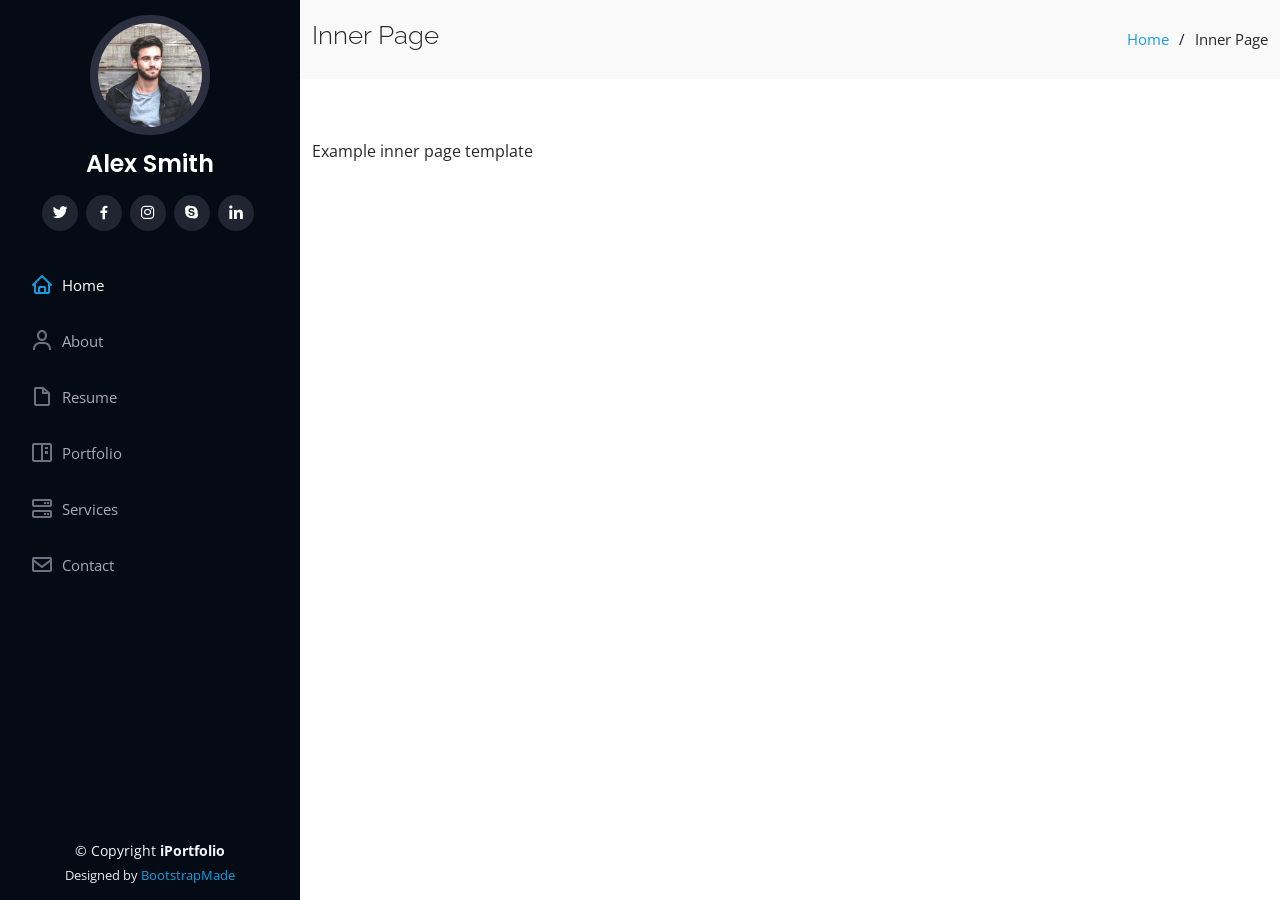
<file: inner-page.html>
<!DOCTYPE html>
<html lang="en">

<head>
  <meta charset="utf-8">
  <meta content="width=device-width, initial-scale=1.0" name="viewport">

  <title>Inner Page - iPortfolio Bootstrap Template</title>
  <meta content="" name="description">
  <meta content="" name="keywords">

  <!-- Favicons -->
  <link href="assets/img/favicon.png" rel="icon">
  <link href="assets/img/apple-touch-icon.png" rel="apple-touch-icon">

  <!-- Google Fonts -->
  <link href="https://fonts.googleapis.com/css?family=Open+Sans:300,300i,400,400i,600,600i,700,700i|Raleway:300,300i,400,400i,500,500i,600,600i,700,700i|Poppins:300,300i,400,400i,500,500i,600,600i,700,700i" rel="stylesheet">

  <!-- Vendor CSS Files -->
  <link href="assets/vendor/aos/aos.css" rel="stylesheet">
  <link href="assets/vendor/bootstrap/css/bootstrap.min.css" rel="stylesheet">
  <link href="assets/vendor/bootstrap-icons/bootstrap-icons.css" rel="stylesheet">
  <link href="assets/vendor/boxicons/css/boxicons.min.css" rel="stylesheet">
  <link href="assets/vendor/glightbox/css/glightbox.min.css" rel="stylesheet">
  <link href="assets/vendor/swiper/swiper-bundle.min.css" rel="stylesheet">

  <!-- Template Main CSS File -->
  <link href="assets/css/style.css" rel="stylesheet">

  <!-- =======================================================
  * Template Name: iPortfolio - v3.9.1
  * Template URL: https://bootstrapmade.com/iportfolio-bootstrap-portfolio-websites-template/
  * Author: BootstrapMade.com
  * License: https://bootstrapmade.com/license/
  ======================================================== -->
</head>

<body>

  <!-- ======= Mobile nav toggle button ======= -->
  <i class="bi bi-list mobile-nav-toggle d-xl-none"></i>

  <!-- ======= Header ======= -->
  <header id="header">
    <div class="d-flex flex-column">

      <div class="profile">
        <img src="assets/img/profile-img.jpg" alt="" class="img-fluid rounded-circle">
        <h1 class="text-light"><a href="index.html">Alex Smith</a></h1>
        <div class="social-links mt-3 text-center">
          <a href="#" class="twitter"><i class="bx bxl-twitter"></i></a>
          <a href="#" class="facebook"><i class="bx bxl-facebook"></i></a>
          <a href="#" class="instagram"><i class="bx bxl-instagram"></i></a>
          <a href="#" class="google-plus"><i class="bx bxl-skype"></i></a>
          <a href="#" class="linkedin"><i class="bx bxl-linkedin"></i></a>
        </div>
      </div>

      <nav id="navbar" class="nav-menu navbar">
        <ul>
          <li><a href="#hero" class="nav-link scrollto active"><i class="bx bx-home"></i> <span>Home</span></a></li>
          <li><a href="#about" class="nav-link scrollto"><i class="bx bx-user"></i> <span>About</span></a></li>
          <li><a href="#resume" class="nav-link scrollto"><i class="bx bx-file-blank"></i> <span>Resume</span></a></li>
          <li><a href="#portfolio" class="nav-link scrollto"><i class="bx bx-book-content"></i> <span>Portfolio</span></a></li>
          <li><a href="#services" class="nav-link scrollto"><i class="bx bx-server"></i> <span>Services</span></a></li>
          <li><a href="#contact" class="nav-link scrollto"><i class="bx bx-envelope"></i> <span>Contact</span></a></li>
        </ul>
      </nav><!-- .nav-menu -->
    </div>
  </header><!-- End Header -->

  <main id="main">

    <!-- ======= Breadcrumbs ======= -->
    <section class="breadcrumbs">
      <div class="container">

        <div class="d-flex justify-content-between align-items-center">
          <h2>Inner Page</h2>
          <ol>
            <li><a href="index.html">Home</a></li>
            <li>Inner Page</li>
          </ol>
        </div>

      </div>
    </section><!-- End Breadcrumbs -->

    <section class="inner-page">
      <div class="container">
        <p>
          Example inner page template
        </p>
      </div>
    </section>

  </main><!-- End #main -->

  <!-- ======= Footer ======= -->
  <footer id="footer">
    <div class="container">
      <div class="copyright">
        &copy; Copyright <strong><span>iPortfolio</span></strong>
      </div>
      <div class="credits">
        <!-- All the links in the footer should remain intact. -->
        <!-- You can delete the links only if you purchased the pro version. -->
        <!-- Licensing information: https://bootstrapmade.com/license/ -->
        <!-- Purchase the pro version with working PHP/AJAX contact form: https://bootstrapmade.com/iportfolio-bootstrap-portfolio-websites-template/ -->
        Designed by <a href="https://bootstrapmade.com/">BootstrapMade</a>
      </div>
    </div>
  </footer><!-- End  Footer -->

  <a href="#" class="back-to-top d-flex align-items-center justify-content-center"><i class="bi bi-arrow-up-short"></i></a>

  <!-- Vendor JS Files -->
  <script src="assets/vendor/purecounter/purecounter_vanilla.js"></script>
  <script src="assets/vendor/aos/aos.js"></script>
  <script src="assets/vendor/bootstrap/js/bootstrap.bundle.min.js"></script>
  <script src="assets/vendor/glightbox/js/glightbox.min.js"></script>
  <script src="assets/vendor/isotope-layout/isotope.pkgd.min.js"></script>
  <script src="assets/vendor/swiper/swiper-bundle.min.js"></script>
  <script src="assets/vendor/typed.js/typed.min.js"></script>
  <script src="assets/vendor/waypoints/noframework.waypoints.js"></script>
  <script src="assets/vendor/php-email-form/validate.js"></script>

  <!-- Template Main JS File -->
  <script src="assets/js/main.js"></script>

</body>

</html>
</file>
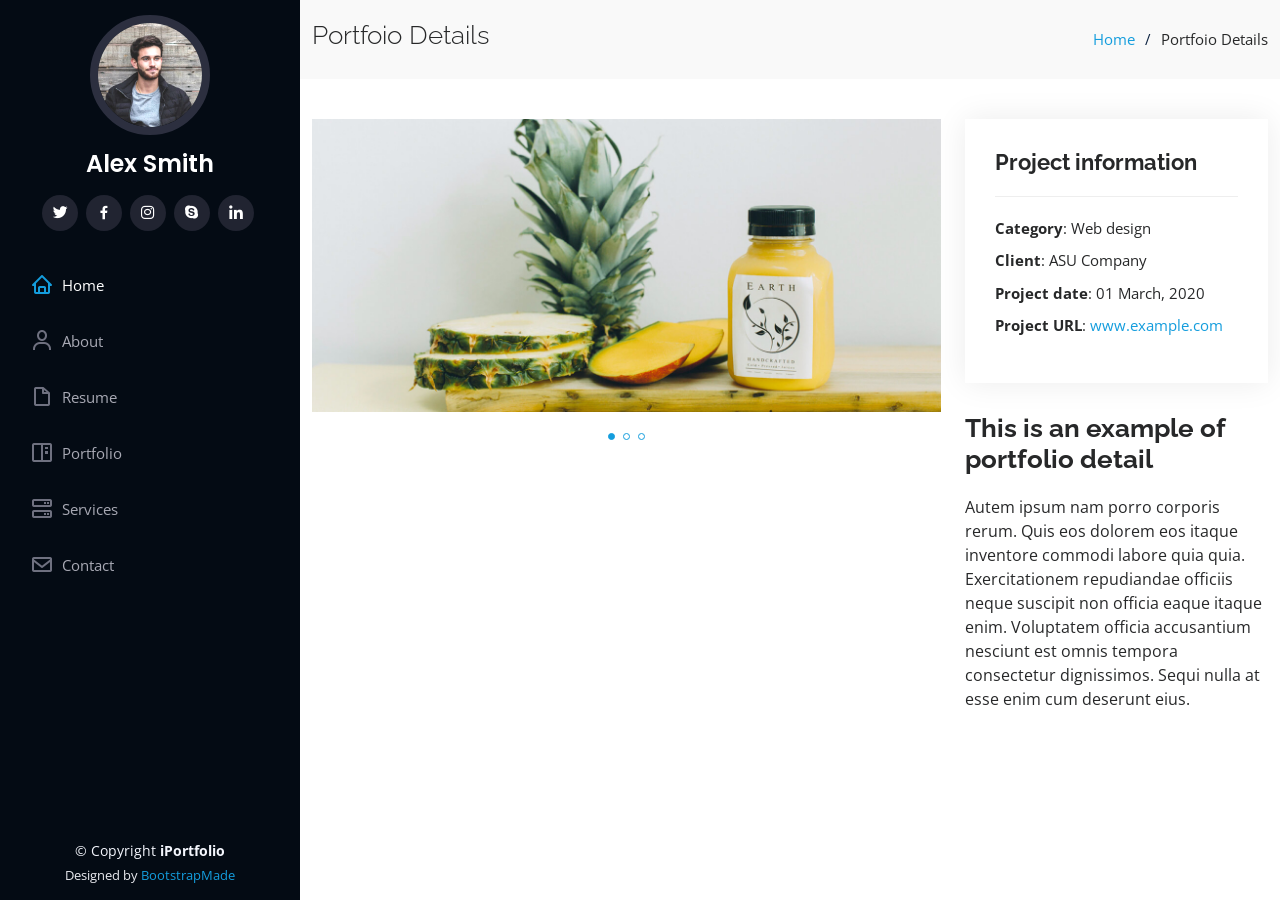
<file: portfolio-details.html>
<!DOCTYPE html>
<html lang="en">

<head>
  <meta charset="utf-8">
  <meta content="width=device-width, initial-scale=1.0" name="viewport">

  <title>Portfolio Details - iPortfolio Bootstrap Template</title>
  <meta content="" name="description">
  <meta content="" name="keywords">

  <!-- Favicons -->
  <link href="assets/img/favicon.png" rel="icon">
  <link href="assets/img/apple-touch-icon.png" rel="apple-touch-icon">

  <!-- Google Fonts -->
  <link href="https://fonts.googleapis.com/css?family=Open+Sans:300,300i,400,400i,600,600i,700,700i|Raleway:300,300i,400,400i,500,500i,600,600i,700,700i|Poppins:300,300i,400,400i,500,500i,600,600i,700,700i" rel="stylesheet">

  <!-- Vendor CSS Files -->
  <link href="assets/vendor/aos/aos.css" rel="stylesheet">
  <link href="assets/vendor/bootstrap/css/bootstrap.min.css" rel="stylesheet">
  <link href="assets/vendor/bootstrap-icons/bootstrap-icons.css" rel="stylesheet">
  <link href="assets/vendor/boxicons/css/boxicons.min.css" rel="stylesheet">
  <link href="assets/vendor/glightbox/css/glightbox.min.css" rel="stylesheet">
  <link href="assets/vendor/swiper/swiper-bundle.min.css" rel="stylesheet">

  <!-- Template Main CSS File -->
  <link href="assets/css/style.css" rel="stylesheet">

  <!-- =======================================================
  * Template Name: iPortfolio - v3.9.1
  * Template URL: https://bootstrapmade.com/iportfolio-bootstrap-portfolio-websites-template/
  * Author: BootstrapMade.com
  * License: https://bootstrapmade.com/license/
  ======================================================== -->
</head>

<body>

  <!-- ======= Mobile nav toggle button ======= -->
  <i class="bi bi-list mobile-nav-toggle d-xl-none"></i>

  <!-- ======= Header ======= -->
  <header id="header">
    <div class="d-flex flex-column">

      <div class="profile">
        <img src="assets/img/profile-img.jpg" alt="" class="img-fluid rounded-circle">
        <h1 class="text-light"><a href="index.html">Alex Smith</a></h1>
        <div class="social-links mt-3 text-center">
          <a href="#" class="twitter"><i class="bx bxl-twitter"></i></a>
          <a href="#" class="facebook"><i class="bx bxl-facebook"></i></a>
          <a href="#" class="instagram"><i class="bx bxl-instagram"></i></a>
          <a href="#" class="google-plus"><i class="bx bxl-skype"></i></a>
          <a href="#" class="linkedin"><i class="bx bxl-linkedin"></i></a>
        </div>
      </div>

      <nav id="navbar" class="nav-menu navbar">
        <ul>
          <li><a href="#hero" class="nav-link scrollto active"><i class="bx bx-home"></i> <span>Home</span></a></li>
          <li><a href="#about" class="nav-link scrollto"><i class="bx bx-user"></i> <span>About</span></a></li>
          <li><a href="#resume" class="nav-link scrollto"><i class="bx bx-file-blank"></i> <span>Resume</span></a></li>
          <li><a href="#portfolio" class="nav-link scrollto"><i class="bx bx-book-content"></i> <span>Portfolio</span></a></li>
          <li><a href="#services" class="nav-link scrollto"><i class="bx bx-server"></i> <span>Services</span></a></li>
          <li><a href="#contact" class="nav-link scrollto"><i class="bx bx-envelope"></i> <span>Contact</span></a></li>
        </ul>
      </nav><!-- .nav-menu -->
    </div>
  </header><!-- End Header -->

  <main id="main">

    <!-- ======= Breadcrumbs ======= -->
    <section id="breadcrumbs" class="breadcrumbs">
      <div class="container">

        <div class="d-flex justify-content-between align-items-center">
          <h2>Portfoio Details</h2>
          <ol>
            <li><a href="index.html">Home</a></li>
            <li>Portfoio Details</li>
          </ol>
        </div>

      </div>
    </section><!-- End Breadcrumbs -->

    <!-- ======= Portfolio Details Section ======= -->
    <section id="portfolio-details" class="portfolio-details">
      <div class="container">

        <div class="row gy-4">

          <div class="col-lg-8">
            <div class="portfolio-details-slider swiper">
              <div class="swiper-wrapper align-items-center">

                <div class="swiper-slide">
                  <img src="assets/img/portfolio/portfolio-details-1.jpg" alt="">
                </div>

                <div class="swiper-slide">
                  <img src="assets/img/portfolio/portfolio-details-2.jpg" alt="">
                </div>

                <div class="swiper-slide">
                  <img src="assets/img/portfolio/portfolio-details-3.jpg" alt="">
                </div>

              </div>
              <div class="swiper-pagination"></div>
            </div>
          </div>

          <div class="col-lg-4">
            <div class="portfolio-info">
              <h3>Project information</h3>
              <ul>
                <li><strong>Category</strong>: Web design</li>
                <li><strong>Client</strong>: ASU Company</li>
                <li><strong>Project date</strong>: 01 March, 2020</li>
                <li><strong>Project URL</strong>: <a href="#">www.example.com</a></li>
              </ul>
            </div>
            <div class="portfolio-description">
              <h2>This is an example of portfolio detail</h2>
              <p>
                Autem ipsum nam porro corporis rerum. Quis eos dolorem eos itaque inventore commodi labore quia quia. Exercitationem repudiandae officiis neque suscipit non officia eaque itaque enim. Voluptatem officia accusantium nesciunt est omnis tempora consectetur dignissimos. Sequi nulla at esse enim cum deserunt eius.
              </p>
            </div>
          </div>

        </div>

      </div>
    </section><!-- End Portfolio Details Section -->

  </main><!-- End #main -->

  <!-- ======= Footer ======= -->
  <footer id="footer">
    <div class="container">
      <div class="copyright">
        &copy; Copyright <strong><span>iPortfolio</span></strong>
      </div>
      <div class="credits">
        <!-- All the links in the footer should remain intact. -->
        <!-- You can delete the links only if you purchased the pro version. -->
        <!-- Licensing information: https://bootstrapmade.com/license/ -->
        <!-- Purchase the pro version with working PHP/AJAX contact form: https://bootstrapmade.com/iportfolio-bootstrap-portfolio-websites-template/ -->
        Designed by <a href="https://bootstrapmade.com/">BootstrapMade</a>
      </div>
    </div>
  </footer><!-- End  Footer -->

  <a href="#" class="back-to-top d-flex align-items-center justify-content-center"><i class="bi bi-arrow-up-short"></i></a>

  <!-- Vendor JS Files -->
  <script src="assets/vendor/purecounter/purecounter_vanilla.js"></script>
  <script src="assets/vendor/aos/aos.js"></script>
  <script src="assets/vendor/bootstrap/js/bootstrap.bundle.min.js"></script>
  <script src="assets/vendor/glightbox/js/glightbox.min.js"></script>
  <script src="assets/vendor/isotope-layout/isotope.pkgd.min.js"></script>
  <script src="assets/vendor/swiper/swiper-bundle.min.js"></script>
  <script src="assets/vendor/typed.js/typed.min.js"></script>
  <script src="assets/vendor/waypoints/noframework.waypoints.js"></script>
  <script src="assets/vendor/php-email-form/validate.js"></script>

  <!-- Template Main JS File -->
  <script src="assets/js/main.js"></script>

</body>

</html>
</file>
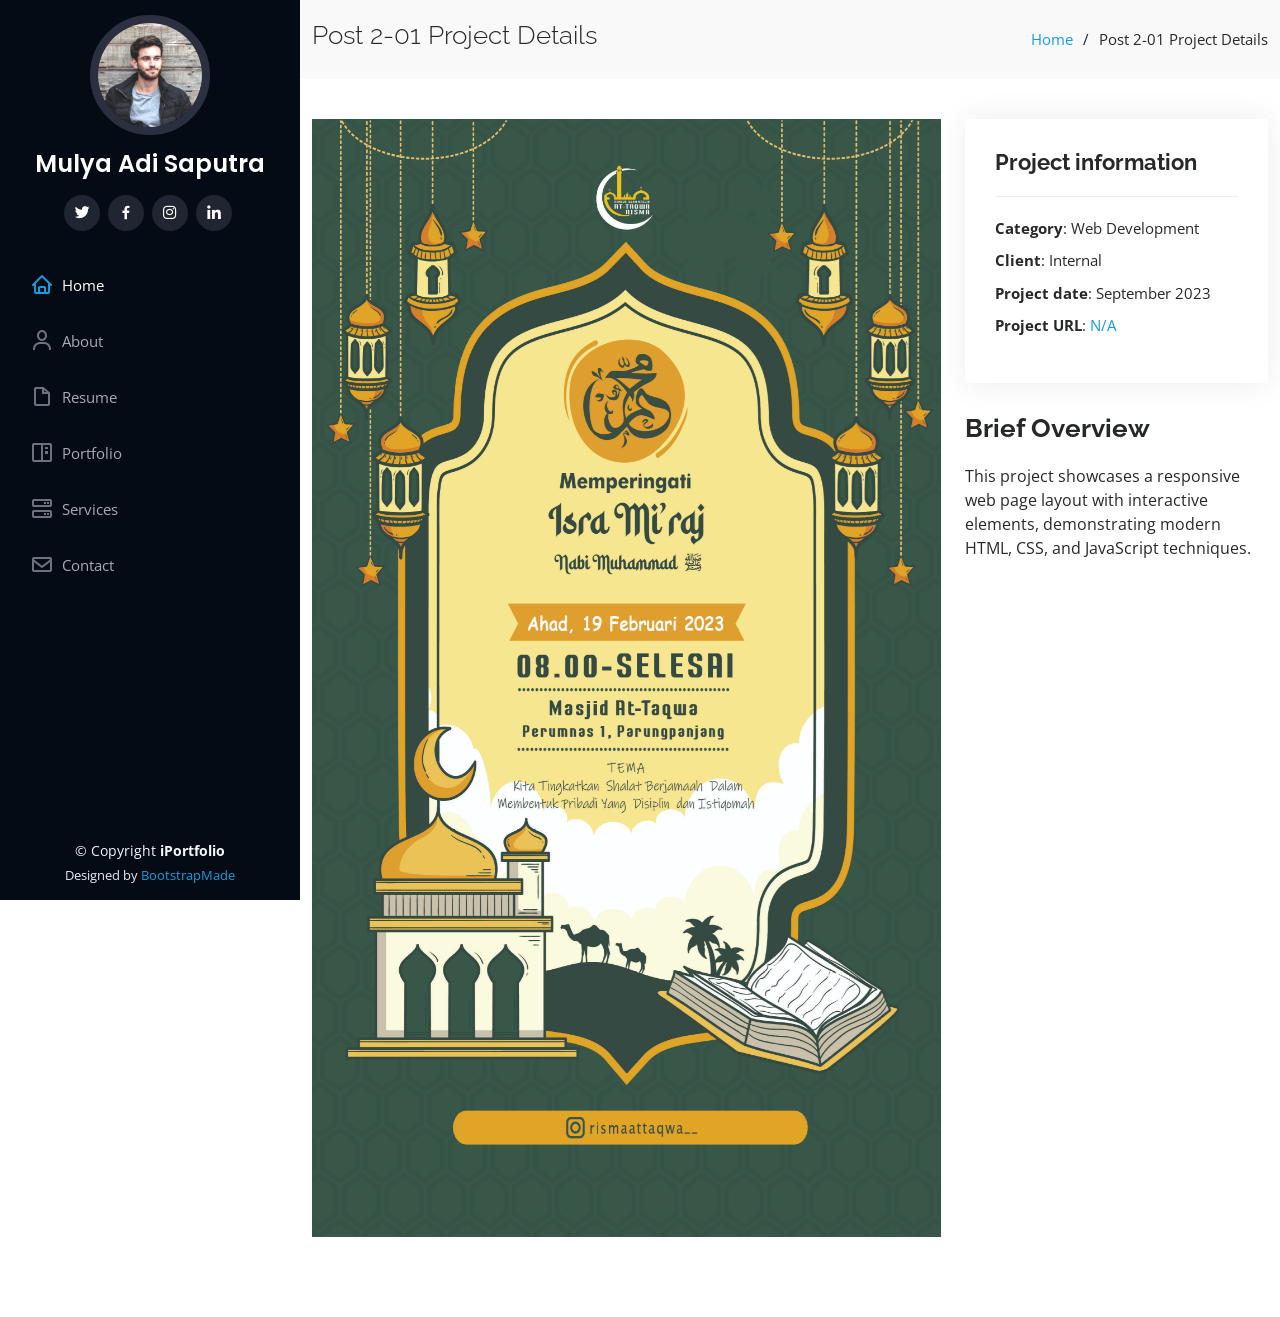
<file: portfolio-post2-01.html>
<!DOCTYPE html>
<html lang="en">
<head>
  <meta charset="utf-8">
  <meta content="width=device-width, initial-scale=1.0" name="viewport">
  <title>Post 2-01 Project Details - iPortfolio Bootstrap Template</title>
  <meta content="" name="description">
  <meta content="" name="keywords">
  <!-- Favicons -->
  <link href="assets/img/favicon.png" rel="icon">
  <link href="assets/img/apple-touch-icon.png" rel="apple-touch-icon">
  <!-- Google Fonts -->
  <link href="https://fonts.googleapis.com/css?family=Open+Sans:300,300i,400,400i,600,600i,700,7   00i|Raleway:300,300i,400,400i,500,500i,600,600i,700,700i|Poppins:300,300i,400,400i,500,5   00i,600,600i,700,700i" rel="stylesheet">
  <!-- Vendor CSS Files -->
  <link href="assets/vendor/aos/aos.css" rel="stylesheet">
  <link href="assets/vendor/bootstrap/css/bootstrap.min.css" rel="stylesheet">
  <link href="assets/vendor/bootstrap-icons/bootstrap-icons.css" rel="stylesheet">
  <link href="assets/vendor/boxicons/css/boxicons.min.css" rel="stylesheet">
  <link href="assets/vendor/glightbox/css/glightbox.min.css" rel="stylesheet">
  <link href="assets/vendor/swiper/swiper-bundle.min.css" rel="stylesheet">
  <!-- Template Main CSS File -->
  <link href="assets/css/style.css" rel="stylesheet">
</head>
<body>
  <!-- Header (same as index) -->
  <header id="header">
    <div class="d-flex flex-column">
      <div class="profile">
        <img src="assets/img/profile-img.jpg" alt="" class="img-fluid rounded-circle">
        <h1 class="text-light"><a href="index.html">Mulya Adi Saputra</a></h1>
        <div class="social-links mt-3 text-center">
          <a href="#" class="twitter"><i class="bx bxl-twitter"></i></a>
          <a href="#" class="facebook"><i class="bx bxl-facebook"></i></a>
          <a href="#" class="instagram"><i class="bx bxl-instagram"></i></a>
          <a href="#" class="linkedin"><i class="bx bxl-linkedin"></i></a>
        </div>
      </div>
      <nav id="navbar" class="nav-menu navbar">
        <ul>
          <li><a href="#hero" class="nav-link scrollto active"><i class="bx bx-home"></i> <span>Home</span></a></li>
          <li><a href="#about" class="nav-link scrollto"><i class="bx bx-user"></i> <span>About</span></a></li>
          <li><a href="#resume" class="nav-link scrollto"><i class="bx bx-file-blank"></i> <span>Resume</span></a></li>
          <li><a href="#portfolio" class="nav-link scrollto"><i class="bx bx-book-content"></i> <span>Portfolio</span></a></li>
          <li><a href="#services" class="nav-link scrollto"><i class="bx bx-server"></i> <span>Services</span></a></li>
          <li><a href="#contact" class="nav-link scrollto"><i class="bx bx-envelope"></i> <span>Contact</span></a></li>
        </ul>
      </nav>
    </div>
  </header>
  <main id="main">
    <!-- Breadcrumbs -->
    <section class="breadcrumbs">
      <div class="container">
        <div class="d-flex justify-content-between align-items-center">
          <h2>Post 2-01 Project Details</h2>
          <ol>
            <li><a href="index.html">Home</a></li>
            <li>Post 2-01 Project Details</li>
          </ol>
        </div>
      </div>
    </section>
    <!-- Portfolio Details Section -->
    <section id="portfolio-details" class="portfolio-details">
      <div class="container">
        <div class="row gy-4">
          <div class="col-lg-8">
            <div class="portfolio-details-slider swiper">
              <div class="swiper-wrapper align-items-center">
                <div class="swiper-slide">
                  <img src="assets/img/portfolio/Post 2-01.jpg" alt="Post 2-01 Project">
                </div>
              </div>
              <div class="swiper-pagination"></div>
            </div>
          </div>
          <div class="col-lg-4">
            <div class="portfolio-info">
              <h3>Project information</h3>
              <ul>
                <li><strong>Category</strong>: Web Development</li>
                <li><strong>Client</strong>: Internal</li>
                <li><strong>Project date</strong>: September 2023</li>
                <li><strong>Project URL</strong>: <a href="#">N/A</a></li>
              </ul>
            </div>
            <div class="portfolio-description">
              <h2>Brief Overview</h2>
              <p>This project showcases a responsive web page layout with interactive elements, demonstrating modern HTML, CSS, and JavaScript techniques.</p>
            </div>
          </div>
        </div>
      </div>
    </section>
  </main>
  <!-- Footer (same as index) -->
  <footer id="footer">
    <div class="container">
      <div class="copyright">
        &copy; Copyright <strong><span>iPortfolio</span></strong>
      </div>
      <div class="credits">
        Designed by <a href="https://bootstrapmade.com/">BootstrapMade</a>
      </div>
    </div>
  </footer>
  <a href="#" class="back-to-top d-flex align-items-center justify-content-center"><i class="bi bi-arrow-up-short"></i></a>
  <!-- Vendor JS Files -->
  <script src="assets/vendor/purecounter/purecounter_vanilla.js"></script>
  <script src="assets/vendor/aos/aos.js"></script>
  <script src="assets/vendor/bootstrap/js/bootstrap.bundle.min.js"></script>
  <script src="assets/vendor/glightbox/js/glightbox.min.js"></script>
  <script src="assets/vendor/isotope-layout/isotope.pkgd.min.js"></script>
  <script src="assets/vendor/swiper/swiper-bundle.min.js"></script>
  <script src="assets/vendor/typed.js/typed.min.js"></script>
  <script src="assets/vendor/waypoints/noframework.waypoints.js"></script>
  <script src="assets/vendor/php-email-form/validate.js"></script>
  <!-- Template Main JS File -->
  <script src="assets/js/main.js"></script>
</body>
</html>
</file>
<file: assets/css/style.css>
/**
* Template Name: iPortfolio - v3.9.1
* Template URL: https://bootstrapmade.com/iportfolio-bootstrap-portfolio-websites-template/
* Author: BootstrapMade.com
* License: https://bootstrapmade.com/license/
*/

/*--------------------------------------------------------------
# General
--------------------------------------------------------------*/
body {
  font-family: "Open Sans", sans-serif;
  color: #272829;
}

a {
  color: #149ddd;
  text-decoration: none;
}

a:hover {
  color: #37b3ed;
  text-decoration: none;
}

h1,
h2,
h3,
h4,
h5,
h6 {
  font-family: "Raleway", sans-serif;
}

/*--------------------------------------------------------------
# Back to top button
--------------------------------------------------------------*/
.back-to-top {
  position: fixed;
  visibility: hidden;
  opacity: 0;
  right: 15px;
  bottom: 15px;
  z-index: 996;
  background: #149ddd;
  width: 40px;
  height: 40px;
  border-radius: 50px;
  transition: all 0.4s;
}

.back-to-top i {
  font-size: 28px;
  color: #fff;
  line-height: 0;
}

.back-to-top:hover {
  background: #2eafec;
  color: #fff;
}

.back-to-top.active {
  visibility: visible;
  opacity: 1;
}

/*--------------------------------------------------------------
# Header
--------------------------------------------------------------*/
#header {
  position: fixed;
  top: 0;
  left: 0;
  bottom: 0;
  width: 300px;
  transition: all ease-in-out 0.5s;
  z-index: 9997;
  transition: all 0.5s;
  padding: 0 15px;
  background: #040b14;
  overflow-y: auto;
}

#header .profile img {
  margin: 15px auto;
  display: block;
  width: 120px;
  border: 8px solid #2c2f3f;
}

#header .profile h1 {
  font-size: 24px;
  margin: 0;
  padding: 0;
  font-weight: 600;
  -moz-text-align-last: center;
  text-align-last: center;
  font-family: "Poppins", sans-serif;
}

#header .profile h1 a,
#header .profile h1 a:hover {
  color: #fff;
  text-decoration: none;
}

#header .profile .social-links a {
  font-size: 18px;
  display: inline-block;
  background: #212431;
  color: #fff;
  line-height: 1;
  padding: 8px 0;
  margin-right: 4px;
  border-radius: 50%;
  text-align: center;
  width: 36px;
  height: 36px;
  transition: 0.3s;
}

#header .profile .social-links a:hover {
  background: #149ddd;
  color: #fff;
  text-decoration: none;
}

#main {
  margin-left: 300px;
}

@media (max-width: 1199px) {
  #header {
    left: -300px;
  }

  #main {
    margin-left: 0;
  }
}

/*--------------------------------------------------------------
# Navigation Menu
--------------------------------------------------------------*/
/* Desktop Navigation */
.nav-menu {
  padding: 30px 0 0 0;
}

.nav-menu * {
  margin: 0;
  padding: 0;
  list-style: none;
}

.nav-menu>ul>li {
  position: relative;
  white-space: nowrap;
}

.nav-menu a,
.nav-menu a:focus {
  display: flex;
  align-items: center;
  color: #a8a9b4;
  padding: 12px 15px;
  margin-bottom: 8px;
  transition: 0.3s;
  font-size: 15px;
}

.nav-menu a i,
.nav-menu a:focus i {
  font-size: 24px;
  padding-right: 8px;
  color: #6f7180;
}

.nav-menu a:hover,
.nav-menu .active,
.nav-menu .active:focus,
.nav-menu li:hover>a {
  text-decoration: none;
  color: #fff;
}

.nav-menu a:hover i,
.nav-menu .active i,
.nav-menu .active:focus i,
.nav-menu li:hover>a i {
  color: #149ddd;
}

/* Mobile Navigation */
.mobile-nav-toggle {
  position: fixed;
  right: 15px;
  top: 15px;
  z-index: 9998;
  border: 0;
  font-size: 24px;
  transition: all 0.4s;
  outline: none !important;
  background-color: #149ddd;
  color: #fff;
  width: 40px;
  height: 40px;
  display: inline-flex;
  align-items: center;
  justify-content: center;
  line-height: 0;
  border-radius: 50px;
  cursor: pointer;
}

.mobile-nav-active {
  overflow: hidden;
}

.mobile-nav-active #header {
  left: 0;
}

/*--------------------------------------------------------------
# Hero Section
--------------------------------------------------------------*/
#hero {
  width: 100%;
  height: 100vh;
  background: url("../img/utama-bg.jpg") top center;
  background-size: cover;
}

#hero:before {
  content: "";
  background: rgba(5, 13, 24, 0.3);
  position: absolute;
  bottom: 0;
  top: 0;
  left: 0;
  right: 0;
  z-index: 1;
}

#hero .hero-container {
  position: relative;
  z-index: 2;
  min-width: 300px;
}

#hero h1 {
  margin: 0 0 10px 0;
  font-size: 64px;
  font-weight: 700;
  line-height: 56px;
  color: #fff;
}

#hero p {
  color: #fff;
  margin-bottom: 50px;
  font-size: 26px;
  font-family: "Poppins", sans-serif;
}

#hero p span {
  color: #fff;
  padding-bottom: 4px;
  letter-spacing: 1px;
  border-bottom: 3px solid #149ddd;
}

@media (min-width: 1024px) {
  #hero {
    background-attachment: fixed;
  }
}

@media (max-width: 768px) {
  #hero h1 {
    font-size: 28px;
    line-height: 36px;
  }

  #hero h2 {
    font-size: 18px;
    line-height: 24px;
    margin-bottom: 30px;
  }
}

/*--------------------------------------------------------------
# Sections General
--------------------------------------------------------------*/
section {
  padding: 60px 0;
  overflow: hidden;
}

.section-bg {
  background: #f5f8fd;
}

.section-title {
  padding-bottom: 30px;
}

.section-title h2 {
  font-size: 32px;
  font-weight: bold;
  margin-bottom: 20px;
  padding-bottom: 20px;
  position: relative;
  color: #173b6c;
}

.section-title h2::after {
  content: "";
  position: absolute;
  display: block;
  width: 50px;
  height: 3px;
  background: #149ddd;
  bottom: 0;
  left: 0;
}

.section-title p {
  margin-bottom: 0;
}

/*--------------------------------------------------------------
# About
--------------------------------------------------------------*/
.about .content h3 {
  font-weight: 700;
  font-size: 28px;
  color: #fff;
  margin-bottom: 15px;
}

.about .content ul {
  list-style: none;
  padding: 0;
  margin-top: 20px;
}

.about .content ul li {
  margin-bottom: 12px;
  display: flex;
  align-items: center;
  color: #e0e0e0;
}

.about .content ul li i {
  font-size: 18px;
  margin-right: 8px;
  color: #ffdd57;
}

.about .content ul li strong {
  margin-right: 6px;
  color: #ffdd57;
}

.about .content p {
  color: #d0d0d0;
  line-height: 1.6;
}

.about .content p:last-child {
  margin-bottom: 0;
}

.about-wrapper {
  background: rgba(255, 255, 255, 0.08);
  backdrop-filter: blur(12px);
  border-radius: 12px;
  padding: 30px;
  box-shadow: 0 8px 32px rgba(0, 0, 0, 0.2);
}

/*--------------------------------------------------------------
# Facts
--------------------------------------------------------------*/
.facts {
  padding-bottom: 30px;
}

.facts .count-box {
  padding: 30px;
  width: 100%;
}

.facts .count-box i {
  display: block;
  font-size: 44px;
  color: #149ddd;
  float: left;
  line-height: 0;
}

.facts .count-box span {
  font-size: 48px;
  line-height: 40px;
  display: block;
  font-weight: 700;
  color: #050d18;
  margin-left: 60px;
}

.facts .count-box p {
  padding: 15px 0 0 0;
  margin: 0 0 0 60px;
  font-family: "Raleway", sans-serif;
  font-size: 14px;
  color: #122f57;
}

.facts .count-box a {
  font-weight: 600;
  display: block;
  margin-top: 20px;
  color: #122f57;
  font-size: 15px;
  font-family: "Poppins", sans-serif;
  transition: ease-in-out 0.3s;
}

.facts .count-box a:hover {
  color: #1f5297;
}

/*--------------------------------------------------------------
# Skills
--------------------------------------------------------------*/
.skills .progress {
  height: 60px;
  display: block;
  background: none;
  border-radius: 0;
}

.skills .progress .skill {
  padding: 0;
  margin: 0 0 6px 0;
  text-transform: uppercase;
  display: block;
  font-weight: 600;
  font-family: "Poppins", sans-serif;
  color: #050d18;
}

.skills .progress .skill .val {
  float: right;
  font-style: normal;
}

.skills .progress-bar-wrap {
  background: #dce8f8;
  height: 10px;
}

.skills .progress-bar {
  width: 1px;
  height: 10px;
  transition: 0.9s;
  background-color: #149ddd;
}

/*--------------------------------------------------------------
# Resume
--------------------------------------------------------------*/
.resume .resume-title {
  font-size: 26px;
  font-weight: 700;
  margin-top: 20px;
  margin-bottom: 20px;
  color: #050d18;
}

.resume .resume-item {
  padding: 0 0 20px 20px;
  margin-top: -2px;
  border-left: 2px solid #1f5297;
  position: relative;
}

.resume .resume-item h4 {
  line-height: 18px;
  font-size: 18px;
  font-weight: 600;
  text-transform: uppercase;
  font-family: "Poppins", sans-serif;
  color: #050d18;
  margin-bottom: 10px;
}

.resume .resume-item h5 {
  font-size: 16px;
  background: #e4edf9;
  padding: 5px 15px;
  display: inline-block;
  font-weight: 600;
  margin-bottom: 10px;
}

.resume .resume-item ul {
  padding-left: 20px;
}

.resume .resume-item ul li {
  padding-bottom: 10px;
}

.resume .resume-item:last-child {
  padding-bottom: 0;
}

.resume .resume-item::before {
  content: "";
  position: absolute;
  width: 16px;
  height: 16px;
  border-radius: 50px;
  left: -9px;
  top: 0;
  background: #fff;
  border: 2px solid #1f5297;
}

/*--------------------------------------------------------------
# Portfolio
--------------------------------------------------------------*/
.portfolio .portfolio-item {
  margin-bottom: 30px;
}

.portfolio #portfolio-flters {
  padding: 0;
  margin: 0 auto 35px auto;
  list-style: none;
  text-align: center;
  background: #fff;
  border-radius: 50px;
  padding: 2px 15px;
}

.portfolio #portfolio-flters li {
  cursor: pointer;
  display: inline-block;
  padding: 10px 15px 8px 15px;
  font-size: 14px;
  font-weight: 600;
  line-height: 1;
  text-transform: uppercase;
  color: #272829;
  margin-bottom: 5px;
  transition: all 0.3s ease-in-out;
}

.portfolio #portfolio-flters li:hover,
.portfolio #portfolio-flters li.filter-active {
  color: #149ddd;
}

.portfolio #portfolio-flters li:last-child {
  margin-right: 0;
}

.portfolio .portfolio-wrap {
  transition: 0.3s;
  position: relative;
  overflow: hidden;
  z-index: 1;
}

.portfolio .portfolio-wrap::before {
  content: "";
  background: rgba(255, 255, 255, 0.5);
  position: absolute;
  left: 0;
  right: 0;
  top: 0;
  bottom: 0;
  transition: all ease-in-out 0.3s;
  z-index: 2;
  opacity: 0;
}

.portfolio .portfolio-wrap .portfolio-links {
  opacity: 1;
  left: 0;
  right: 0;
  bottom: -60px;
  z-index: 3;
  position: absolute;
  transition: all ease-in-out 0.3s;
  display: flex;
  justify-content: center;
}

.portfolio .portfolio-wrap .portfolio-links a {
  color: #fff;
  font-size: 28px;
  text-align: center;
  background: rgba(20, 157, 221, 0.75);
  transition: 0.3s;
  width: 50%;
}

.portfolio .portfolio-wrap .portfolio-links a:hover {
  background: rgba(20, 157, 221, 0.95);
}

.portfolio .portfolio-wrap .portfolio-links a+a {
  border-left: 1px solid #37b3ed;
}

.portfolio .portfolio-wrap:hover::before {
  top: 0;
  left: 0;
  right: 0;
  bottom: 0;
  opacity: 1;
}

.portfolio .portfolio-wrap:hover .portfolio-links {
  opacity: 1;
  bottom: 0;
}

/*--------------------------------------------------------------
# Portfolio Details
--------------------------------------------------------------*/
.portfolio-details {
  padding-top: 40px;
}

.portfolio-details .portfolio-details-slider img {
  width: 100%;
}

.portfolio-details .portfolio-details-slider .swiper-pagination {
  margin-top: 20px;
  position: relative;
}

.portfolio-details .portfolio-details-slider .swiper-pagination .swiper-pagination-bullet {
  width: 7px;
  height: 7px;
  background-color: #fff;
  opacity: 1;
  border: 1px solid #149ddd;
}

.portfolio-details .portfolio-details-slider .swiper-pagination .swiper-pagination-bullet-active {
  background-color: #149ddd;
}

.portfolio-details .portfolio-info {
  padding: 30px;
  box-shadow: 0px 0 30px rgba(5, 13, 24, 0.08);
}

.portfolio-details .portfolio-info h3 {
  font-size: 22px;
  font-weight: 700;
  margin-bottom: 20px;
  padding-bottom: 20px;
  border-bottom: 1px solid #eee;
}

.portfolio-details .portfolio-info ul {
  list-style: none;
  padding: 0;
  font-size: 15px;
}

.portfolio-details .portfolio-info ul li+li {
  margin-top: 10px;
}

.portfolio-details .portfolio-description {
  padding-top: 30px;
}

.portfolio-details .portfolio-description h2 {
  font-size: 26px;
  font-weight: 700;
  margin-bottom: 20px;
}

.portfolio-details .portfolio-description p {
  padding: 0;
}

/*--------------------------------------------------------------
# Services
--------------------------------------------------------------*/
.services .icon-box {
  margin-bottom: 20px;
}

.services .icon {
  float: left;
  display: flex;
  align-items: center;
  justify-content: center;
  width: 54px;
  height: 54px;
  background: #149ddd;
  border-radius: 50%;
  transition: 0.5s;
  border: 1px solid #149ddd;
}

.services .icon i {
  color: #fff;
  font-size: 24px;
  line-height: 0;
}

.services .icon-box:hover .icon {
  background: #fff;
}

.services .icon-box:hover .icon i {
  color: #149ddd;
}

.services .title {
  margin-left: 80px;
  font-weight: 700;
  margin-bottom: 15px;
  font-size: 18px;
}

.services .title a {
  color: #343a40;
}

.services .title a:hover {
  color: #149ddd;
}

.services .description {
  margin-left: 80px;
  line-height: 24px;
  font-size: 14px;
}

/*--------------------------------------------------------------
# Testimonials
--------------------------------------------------------------*/
.testimonials .testimonials-carousel,
.testimonials .testimonials-slider {
  overflow: hidden;
}

.testimonials .testimonial-item {
  box-sizing: content-box;
  text-align: center;
  min-height: 320px;
}

.testimonials .testimonial-item .testimonial-img {
  width: 90px;
  border-radius: 50%;
  margin: 0 auto;
}

.testimonials .testimonial-item h3 {
  font-size: 18px;
  font-weight: bold;
  margin: 10px 0 5px 0;
  color: #111;
}

.testimonials .testimonial-item h4 {
  font-size: 14px;
  color: #999;
  margin: 0;
}

.testimonials .testimonial-item .quote-icon-left,
.testimonials .testimonial-item .quote-icon-right {
  color: #c3e8fa;
  font-size: 26px;
}

.testimonials .testimonial-item .quote-icon-left {
  display: inline-block;
  left: -5px;
  position: relative;
}

.testimonials .testimonial-item .quote-icon-right {
  display: inline-block;
  right: -5px;
  position: relative;
  top: 10px;
}

.testimonials .testimonial-item p {
  font-style: italic;
  margin: 0 15px 15px 15px;
  padding: 20px;
  background: #fff;
  position: relative;
  margin-bottom: 35px;
  border-radius: 6px;
  box-shadow: 0px 2px 15px rgba(0, 0, 0, 0.1);
}

.testimonials .testimonial-item p::after {
  content: "";
  width: 0;
  height: 0;
  border-top: 20px solid #fff;
  border-right: 20px solid transparent;
  border-left: 20px solid transparent;
  position: absolute;
  bottom: -20px;
  left: calc(50% - 20px);
}

.testimonials .swiper-pagination {
  margin-top: 20px;
  position: relative;
}

.testimonials .swiper-pagination .swiper-pagination-bullet {
  width: 12px;
  height: 12px;
  background-color: #fff;
  opacity: 1;
  border: 1px solid #149ddd;
}

.testimonials .swiper-pagination .swiper-pagination-bullet-active {
  background-color: #149ddd;
}

/*--------------------------------------------------------------
# Contact
--------------------------------------------------------------*/
.contact {
  padding-bottom: 130px;
}

.contact .info {
  padding: 30px;
  background: #fff;
  width: 100%;
  box-shadow: 0 0 24px 0 rgba(0, 0, 0, 0.12);
}

.contact .info i {
  font-size: 20px;
  color: #149ddd;
  float: left;
  width: 44px;
  height: 44px;
  background: #dff3fc;
  display: flex;
  justify-content: center;
  align-items: center;
  border-radius: 50px;
  transition: all 0.3s ease-in-out;
}

.contact .info h4 {
  padding: 0 0 0 60px;
  font-size: 22px;
  font-weight: 600;
  margin-bottom: 5px;
  color: #050d18;
}

.contact .info p {
  padding: 0 0 10px 60px;
  margin-bottom: 20px;
  font-size: 14px;
  color: #173b6c;
}

.contact .info .email p {
  padding-top: 5px;
}

.contact .info .social-links {
  padding-left: 60px;
}

.contact .info .social-links a {
  font-size: 18px;
  display: inline-block;
  background: #333;
  color: #fff;
  line-height: 1;
  padding: 8px 0;
  border-radius: 50%;
  text-align: center;
  width: 36px;
  height: 36px;
  transition: 0.3s;
  margin-right: 10px;
}

.contact .info .social-links a:hover {
  background: #149ddd;
  color: #fff;
}

.contact .info .email:hover i,
.contact .info .address:hover i,
.contact .info .phone:hover i {
  background: #149ddd;
  color: #fff;
}

.contact .php-email-form {
  width: 100%;
  padding: 30px;
  background: #fff;
  box-shadow: 0 0 24px 0 rgba(0, 0, 0, 0.12);
}

.contact .php-email-form .form-group {
  padding-bottom: 8px;
}

.contact .php-email-form .validate {
  display: none;
  color: red;
  margin: 0 0 15px 0;
  font-weight: 400;
  font-size: 13px;
}

.contact .php-email-form .error-message {
  display: none;
  color: #fff;
  background: #ed3c0d;
  text-align: left;
  padding: 15px;
  font-weight: 600;
}

.contact .php-email-form .error-message br+br {
  margin-top: 25px;
}

.contact .php-email-form .sent-message {
  display: none;
  color: #fff;
  background: #18d26e;
  text-align: center;
  padding: 15px;
  font-weight: 600;
}

.contact .php-email-form .loading {
  display: none;
  background: #fff;
  text-align: center;
  padding: 15px;
}

.contact .php-email-form .loading:before {
  content: "";
  display: inline-block;
  border-radius: 50%;
  width: 24px;
  height: 24px;
  margin: 0 10px -6px 0;
  border: 3px solid #18d26e;
  border-top-color: #eee;
  -webkit-animation: animate-loading 1s linear infinite;
  animation: animate-loading 1s linear infinite;
}

.contact .php-email-form .form-group {
  margin-bottom: 15px;
}

.contact .php-email-form label {
  padding-bottom: 8px;
}

.contact .php-email-form input,
.contact .php-email-form textarea {
  border-radius: 0;
  box-shadow: none;
  font-size: 14px;
}

.contact .php-email-form input {
  height: 44px;
}

.contact .php-email-form textarea {
  padding: 10px 15px;
}

.contact .php-email-form button[type=submit] {
  background: #149ddd;
  border: 0;
  padding: 10px 24px;
  color: #fff;
  transition: 0.4s;
  border-radius: 4px;
}

.contact .php-email-form button[type=submit]:hover {
  background: #37b3ed;
}

@-webkit-keyframes animate-loading {
  0% {
    transform: rotate(0deg);
  }

  100% {
    transform: rotate(360deg);
  }
}

@keyframes animate-loading {
  0% {
    transform: rotate(0deg);
  }

  100% {
    transform: rotate(360deg);
  }
}

/*--------------------------------------------------------------
# Breadcrumbs
--------------------------------------------------------------*/
.breadcrumbs {
  padding: 20px 0;
  background: #f9f9f9;
}

.breadcrumbs h2 {
  font-size: 26px;
  font-weight: 300;
}

.breadcrumbs ol {
  display: flex;
  flex-wrap: wrap;
  list-style: none;
  padding: 0;
  margin: 0;
  font-size: 15px;
}

.breadcrumbs ol li+li {
  padding-left: 10px;
}

.breadcrumbs ol li+li::before {
  display: inline-block;
  padding-right: 10px;
  color: #0e2442;
  content: "/";
}

@media (max-width: 768px) {
  .breadcrumbs .d-flex {
    display: block !important;
  }

  .breadcrumbs ol {
    display: block;
  }

  .breadcrumbs ol li {
    display: inline-block;
  }
}

/*--------------------------------------------------------------
# Footer
--------------------------------------------------------------*/
#footer {
  padding: 15px;
  color: #f4f6fd;
  font-size: 14px;
  position: fixed;
  left: 0;
  bottom: 0;
  width: 300px;
  z-index: 9999;
  background: #040b14;
}

#footer .copyright {
  text-align: center;
}

#footer .credits {
  padding-top: 5px;
  text-align: center;
  font-size: 13px;
  color: #eaebf0;
}

@media (max-width: 1199px) {
  #footer {
    position: static;
    width: auto;
    padding-right: 20px 15px;
  }
}
</file>
